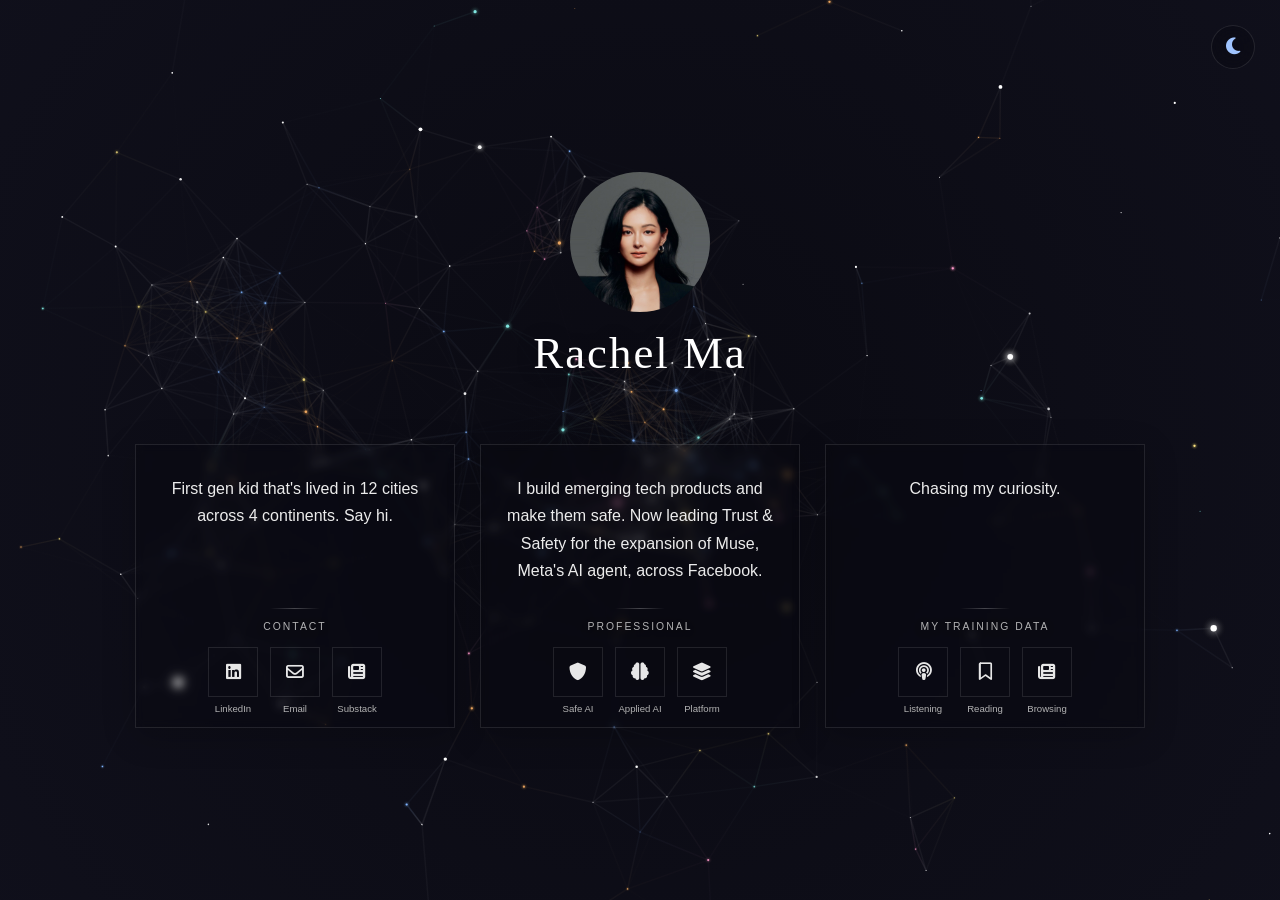
<file: index.html>
<!DOCTYPE html>
<html lang="en">
<head>
    <meta charset="UTF-8">
    <meta name="theme-color" content="#0a0a0a">
    <meta name="viewport" content="width=device-width, initial-scale=1.0">
    <meta name="description" content="Rachel Ma — Product Manager @ Meta building the software platform for next-gen AI devices.">
    <meta property="og:title" content="Rachel Ma | Product Manager @ Meta">
    <meta property="og:description" content="Product Manager @ Meta building the software platform for next-gen AI devices.">
    <meta property="og:type" content="website">
    <meta property="og:image" content="profile.jpg">
    <meta name="twitter:card" content="summary_large_image">
    <meta name="twitter:title" content="Rachel Ma | Product Manager @ Meta">
    <meta name="twitter:description" content="Product Manager @ Meta building the software platform for next-gen AI devices.">
    <meta name="twitter:image" content="profile.jpg">
    <title>Rachel Ma</title>
    <link rel="icon" href="favicon.png" type="image/png">
    <link rel="stylesheet" href="styles.css?v=10">
    <link rel="stylesheet" href="https://cdnjs.cloudflare.com/ajax/libs/font-awesome/6.5.1/css/all.min.css">
</head>
<body>
    <!-- Preloader -->
    <div class="preloader" id="preloader">
        <div class="preloader-content">
            <div class="preloader-spinner"></div>
        </div>
    </div>

    <canvas id="constellation-canvas"></canvas>

    <!-- Theme Toggle -->
    <div class="theme-toggle-container" id="theme-toggle-container">
        <button class="theme-toggle-btn" id="theme-toggle-btn" aria-label="Toggle theme">
            <i class="fas fa-moon theme-icon" id="theme-icon-moon"></i>
            <i class="fa-regular fa-sun theme-icon" id="theme-icon-sun"></i>
        </button>
    </div>

    <main class="main-container">
        <!-- Hero Section - All content in one viewport -->
        <section class="hero-section" aria-label="Introduction">
            <header class="hero-header">
                <figure class="profile-image-container">
                    <img src="profile.svg" alt="Rachel Ma - Profile Photo" class="profile-image" id="profile-pic">
                </figure>
                <h1 class="name">Rachel Ma</h1>
            </header>

            <!-- Three cards in a row -->
            <div class="cards-row">
                <!-- Contact Card -->
                <article class="content-card">
                    <p class="card-description">
                        First gen kid that's lived in 12 cities across 4 continents. Say hi.
                    </p>
                    <div class="card-divider" role="separator"></div>
                    <h2 class="icon-card-label">Contact</h2>
                    <nav class="icon-group" aria-label="Contact links">
                        <a href="https://www.linkedin.com/in/sayrachel/" target="_blank" rel="noopener noreferrer" class="icon-link" data-tooltip="LinkedIn" aria-label="LinkedIn profile">
                            <i class="fab fa-linkedin" aria-hidden="true"></i>
                            <span class="icon-label">LinkedIn</span>
                        </a>
                        <button class="icon-link email-copy" data-tooltip="Copy email" data-email="irachelma@gmail.com" aria-label="Copy email address">
                            <i class="far fa-envelope" aria-hidden="true"></i>
                            <span class="icon-label">Email</span>
                        </button>
                        <a href="https://substack.com/@sayrachel" target="_blank" rel="noopener noreferrer" class="icon-link" data-tooltip="Substack" aria-label="Substack profile">
                            <i class="fas fa-newspaper" aria-hidden="true"></i>
                            <span class="icon-label">Substack</span>
                        </a>
                    </nav>
                </article>

                <!-- Work Card -->
                <article class="content-card">
                    <p class="card-description">
                        I build emerging tech products and make them safe. Now leading Trust &amp; Safety for the expansion of Muse, Meta's AI agent, across Facebook.
                    </p>
                    <div class="card-divider" role="separator"></div>
                    <h2 class="icon-card-label">Professional</h2>
                    <nav class="icon-group" aria-label="Work">
                        <button class="icon-link" data-detail="safe-ai" data-tooltip="Safe AI" aria-label="Safe AI — view detail" data-description="Enabling the safe expansion of Muse across Facebook.">
                            <i class="fas fa-shield" aria-hidden="true"></i>
                            <span class="icon-label">Safe AI</span>
                        </button>
                        <button class="icon-link" data-detail="applied-ai" data-tooltip="Applied AI" aria-label="Applied AI — view detail" data-description="Perception and AI on Meta's devices.||Guided model investment with ML researchers, prototyped live translation, and shipped natural-language voice commands.">
                            <i class="fas fa-brain" aria-hidden="true"></i>
                            <span class="icon-label">Applied AI</span>
                        </button>
                        <button class="icon-link" data-detail="meta-vr-glasses" data-tooltip="Platform" aria-label="Platform — view detail" data-description="The zero-to-one utilities portfolio.||Files to 1M+ MAU, Calendar, Camera and Gallery, and the OS-level copy/paste model adopted across 9 first-party apps.">
                            <i class="fas fa-layer-group" aria-hidden="true"></i>
                            <span class="icon-label">Platform</span>
                        </button>
                    </nav>
                </article>



                <!-- Interests Card -->
                <article class="content-card">
                    <p class="card-description">
                        Chasing my curiosity.
                    </p>
                    <div class="card-divider" role="separator"></div>
                    <h2 class="icon-card-label">My Training Data</h2>
                    <nav class="icon-group" aria-label="Current activities">
                        <a href="https://open.spotify.com/show/4JH4tybY1zX6e5hjCwU6gF?si=e2163b98062c461b" target="_blank" rel="noopener noreferrer" class="icon-link" data-tooltip="Listening" aria-label="Currently listening to podcast" data-description="Dwarkesh Podcast.">
                            <i class="fas fa-podcast" aria-hidden="true"></i>
                            <span class="icon-label">Listening</span>
                        </a>
                        <a href="https://www.goodreads.com/en/book/show/11468377-thinking-fast-and-slow" target="_blank" rel="noopener noreferrer" class="icon-link" data-tooltip="Reading" aria-label="Currently reading on Goodreads" data-description="Thinking, Fast and Slow.">
                            <i class="far fa-bookmark" aria-hidden="true"></i>
                            <span class="icon-label">Reading</span>
                        </a>
                        <a href="https://stratechery.com" target="_blank" rel="noopener noreferrer" class="icon-link" data-tooltip="Browsing" aria-label="Browsing Stratechery" data-description="Stratechery.">
                            <i class="fas fa-newspaper" aria-hidden="true"></i>
                            <span class="icon-label">Browsing</span>
                        </a>
                    </nav>
                </article>
            </div>
        </section>
    </main>

    <!-- Detail Pages -->
    <section class="detail-page" id="detail-applied-ai" aria-label="Applied AI">
        <button class="back-button" data-back aria-label="Back"><i class="fas fa-arrow-left" aria-hidden="true"></i></button>
        <div class="detail-content">
            <h2 class="detail-title">Applied AI</h2>
            <div class="cards-row">
                <article class="content-card detail-card">
                    <a href="https://sayrachel.substack.com/p/building-ocr-for-smart-glasses" target="_blank" rel="noopener noreferrer" class="icon-link" data-tooltip="Read the writeup" aria-label="OCR writeup on Substack">
                        <i class="fas fa-eye" aria-hidden="true"></i>
                        <span class="icon-label">OCR</span>
                    </a>
                    <p class="detail-card-text">Guided model investment for &ldquo;text-in-the-wild&rdquo; on AR glasses, partnering with ML researchers to raise egocentric OCR accuracy from 26% to 39%. Defined target use cases and model gaps (text grouping and ordering, intent disambiguation) to prioritize investments.</p>
                </article>
                <article class="content-card detail-card">
                    <a href="https://www.youtube.com/watch?v=XAs7jnDh5rM" target="_blank" rel="noopener noreferrer" class="icon-link" data-tooltip="Watch the demo" aria-label="Live Translation demo">
                        <i class="fas fa-language" aria-hidden="true"></i>
                        <span class="icon-label">Translate</span>
                    </a>
                    <p class="detail-card-text">Prototyped multimodal Live Translation on AR glasses, turning egocentric OCR and hand disambiguation research into a product experience.</p>
                </article>
                <article class="content-card detail-card">
                    <div class="icon-link" aria-hidden="true">
                        <i class="fas fa-microphone"></i>
                        <span class="icon-label">Voice</span>
                    </div>
                    <p class="detail-card-text">Introduced Meta AI natural-language voice commands across first-party VR apps, defining a new hands-free interaction model for the surface.</p>
                </article>
            </div>
        </div>
    </section>

    <section class="detail-page" id="detail-safe-ai" aria-label="Safe AI">
        <button class="back-button" data-back aria-label="Back"><i class="fas fa-arrow-left" aria-hidden="true"></i></button>
        <div class="detail-content">
            <h2 class="detail-title">Safe AI</h2>
            <div class="cards-row">
                <article class="content-card detail-card">
                    <div class="icon-link" aria-hidden="true">
                        <i class="fas fa-shield"></i>
                        <span class="icon-label">Safe AI</span>
                    </div>
                    <p class="detail-card-text">Enabling the safe expansion of Muse across Facebook.</p>
                </article>
            </div>
        </div>
    </section>

    <section class="detail-page" id="detail-meta-vr-glasses" aria-label="Meta VR Glasses">
        <button class="back-button" data-back aria-label="Back"><i class="fas fa-arrow-left" aria-hidden="true"></i></button>
        <div class="detail-content">
            <h2 class="detail-title">Meta VR Glasses</h2>
            <div class="cards-row">
                <article class="content-card detail-card">
                    <a href="https://www.meta.com/help/quest/1472856609714504/" target="_blank" rel="noopener noreferrer" class="icon-link" data-tooltip="Files on Meta Quest" aria-label="Meta Quest Files">
                        <i class="far fa-folder-open" aria-hidden="true"></i>
                        <span class="icon-label">Files</span>
                    </a>
                    <p class="detail-card-text">Launched the zero-to-one Files platform to 1M+ monthly users: previews, cross-app sharing, and cloud drive access.</p>
                </article>
                <article class="content-card detail-card">
                    <a href="https://www.theverge.com/2024/11/1/24285641/meta-quest-os-update-v71-redesign-train-mode-calendar" target="_blank" rel="noopener noreferrer" class="icon-link" data-tooltip="Covered by The Verge" aria-label="Calendar in The Verge">
                        <i class="far fa-calendar-alt" aria-hidden="true"></i>
                        <span class="icon-label">Calendar</span>
                    </a>
                    <p class="detail-card-text">Built the zero-to-one Calendar platform, a schedule manager with Google Calendar and Outlook integrations and a Zoom partnership.</p>
                </article>
                <article class="content-card detail-card">
                    <div class="icon-link" aria-hidden="true">
                        <i class="fas fa-camera"></i>
                        <span class="icon-label">Capture</span>
                    </div>
                    <p class="detail-card-text">Scaled Camera and Gallery into a capture-to-share content flywheel spanning the family of first-party apps, including Instagram and Threads.</p>
                </article>
                <article class="content-card detail-card">
                    <div class="icon-link" aria-hidden="true">
                        <i class="fas fa-clone"></i>
                        <span class="icon-label">Copy/Paste</span>
                    </div>
                    <p class="detail-card-text">Defined the OS-level copy/paste and drag-and-drop model for cross-app multitasking, and drove adoption across 9 first-party apps.</p>
                </article>
                <article class="content-card detail-card">
                    <a href="https://www.meta.com/help/quest/1472856609714504/" target="_blank" rel="noopener noreferrer" class="icon-link" data-tooltip="Files on Meta Quest" aria-label="Meta Quest Files">
                        <i class="fas fa-code" aria-hidden="true"></i>
                        <span class="icon-label">File Picker</span>
                    </a>
                    <p class="detail-card-text">Opened the Files platform through a File Picker API, adopted across first-party apps and available to third-party developers.</p>
                </article>
                <article class="content-card detail-card">
                    <div class="icon-link" aria-hidden="true">
                        <i class="fab fa-google-drive"></i>
                        <span class="icon-label">Drive</span>
                    </div>
                    <p class="detail-card-text">Negotiated the Google Drive partnership behind cloud drive access in Files, from first conversation through shipped integration and annual review.</p>
                </article>
                <article class="content-card detail-card">
                    <div class="icon-link" aria-hidden="true">
                        <i class="fas fa-plug"></i>
                        <span class="icon-label">Connect</span>
                    </div>
                    <p class="detail-card-text">Aligned orgs to share third-party integrations including Google Drive and Calendar, unlocking access for smart glasses and Meta's AI agent, Muse.</p>
                </article>
            </div>
        </div>
    </section>

    <script src="script.js?v=3"></script>
    <script defer src="https://va.vercel-scripts.com/v1/script.js"></script>
</body>
</html>
</file>
<file: styles.css>
* {
    margin: 0;
    padding: 0;
    box-sizing: border-box;
}

/* Preloader */
.preloader {
    position: fixed;
    top: 0;
    left: 0;
    width: 100%;
    height: 100%;
    background: #0a0a0a;
    z-index: 99999;
    display: flex;
    align-items: center;
    justify-content: center;
    transition: opacity 0.5s ease, visibility 0.5s ease;
}

.preloader.loaded {
    opacity: 0;
    visibility: hidden;
    pointer-events: none;
}

.preloader-content {
    text-align: center;
}

.preloader-spinner {
    width: 40px;
    height: 40px;
    border: 2px solid rgba(255, 255, 255, 0.1);
    border-top-color: rgba(255, 255, 255, 0.6);
    border-radius: 50%;
    animation: spin 0.8s linear infinite;
}

@keyframes spin {
    to {
        transform: rotate(360deg);
    }
}

/* Light mode preloader */
body.light-mode .preloader {
    background: #e8f4fc;
}

body.light-mode .preloader-spinner {
    border-color: rgba(26, 42, 58, 0.1);
    border-top-color: rgba(26, 42, 58, 0.6);
}

:root {
    /* Dark mode (default) */
    --bg-primary: #0a0a0a;
    --bg-secondary: rgba(15, 15, 20, 0.85);
    --text-primary: #ffffff;
    --text-secondary: rgba(255, 255, 255, 0.92);
    --text-muted: rgba(220, 220, 220, 0.8);
    --border-color: rgba(255, 255, 255, 0.1);
    --border-hover: rgba(255, 255, 255, 0.4);
    --icon-color: rgba(255, 255, 255, 0.9);
    --icon-hover: rgba(255, 255, 255, 1);
    --card-bg: rgba(5, 5, 10, 0.18);
    --card-shadow: rgba(0, 0, 0, 0.2);
    --divider-color: rgba(255, 255, 255, 0.25);
    --indicator-border: rgba(255, 255, 255, 0.3);
    --indicator-active: rgba(255, 255, 255, 0.8);
}

body.light-mode {
    /* Light mode */
    --bg-primary: #e8f4fc;
    --bg-secondary: rgba(255, 255, 255, 0.85);
    --text-primary: #1a2a3a;
    --text-secondary: rgba(26, 42, 58, 0.9);
    --text-muted: rgba(26, 42, 58, 0.6);
    --border-color: rgba(26, 42, 58, 0.15);
    --border-hover: rgba(26, 42, 58, 0.35);
    --icon-color: rgba(26, 42, 58, 0.75);
    --icon-hover: rgba(26, 42, 58, 0.95);
    --card-bg: rgba(255, 255, 255, 0.5);
    --card-shadow: rgba(0, 0, 0, 0.1);
    --divider-color: rgba(26, 42, 58, 0.2);
    --indicator-border: rgba(26, 42, 58, 0.3);
    --indicator-active: rgba(26, 42, 58, 0.8);
}

html {
    scroll-behavior: smooth;
    background-color: var(--bg-primary);
}

body {
    font-family: -apple-system, BlinkMacSystemFont, 'Segoe UI', 'Roboto', 'Oxygen', 'Ubuntu', 'Cantarell', sans-serif;
    background-color: var(--bg-primary);
    color: var(--text-primary);
    overflow-x: hidden;
    min-height: 100vh;
    min-height: 100dvh;
    transition: background-color 0.5s ease, color 0.5s ease;
}

/* Theme Toggle */
.theme-toggle-container {
    position: fixed;
    top: 25px;
    right: 25px;
    z-index: 9999;
    pointer-events: auto;
}

.theme-toggle-btn {
    width: 44px;
    height: 44px;
    border-radius: 50%;
    background: var(--card-bg);
    border: 1px solid var(--border-color);
    backdrop-filter: blur(15px);
    -webkit-backdrop-filter: blur(15px);
    cursor: pointer;
    display: flex;
    align-items: center;
    justify-content: center;
    position: relative;
    transition: box-shadow 0.2s ease, opacity 0.2s ease;
}

.theme-toggle-btn:hover {
    box-shadow: 0 4px 12px rgba(0, 0, 0, 0.2);
}

.theme-toggle-btn.transitioning {
    cursor: not-allowed;
    pointer-events: none;
}

.theme-icon {
    position: absolute;
    font-size: 1.2rem;
    pointer-events: none;
}

/* Canvas Background */
#constellation-canvas {
    position: fixed;
    top: 0;
    left: 0;
    right: 0;
    bottom: 0;
    width: 100%;
    height: 100%;
    z-index: 0;
    touch-action: pan-y;
    -webkit-touch-callout: none;
    -webkit-user-select: none;
    user-select: none;
}

/* Main Container - Viewport centered */
.main-container {
    position: relative;
    z-index: 2;
    min-height: 100vh;
    min-height: 100dvh;
    display: flex;
    align-items: center;
    justify-content: center;
    padding: 20px;
}

/* Hero Section - Single viewport layout */
.hero-section {
    display: flex;
    flex-direction: column;
    align-items: center;
    justify-content: center;
    text-align: center;
    width: 100%;
    max-width: 1480px;
}

.hero-header {
    display: flex;
    flex-direction: column;
    align-items: center;
    margin-bottom: 30px;
}

.profile-image-container {
    margin-bottom: 15px;
}

.profile-image {
    width: 120px;
    height: 120px;
    border-radius: 50%;
    object-fit: cover;
    display: block;
    visibility: visible;
    opacity: 1;
}

.name {
    font-size: 2.4rem;
    font-weight: 300;
    letter-spacing: 2px;
    color: var(--text-primary);
    font-family: 'Georgia', 'Times New Roman', serif;
    text-shadow: 0 2px 20px rgba(0, 0, 0, 0.3);
    margin-bottom: 20px;
    transition: color 0.3s ease;
}

/* Contact Section - keeps label above icons */
.contact-section {
    display: flex;
    flex-direction: column;
    align-items: center;
}

/* Contact Label - above contact icons */
.contact-label {
    font-size: 0.65rem;
    font-weight: 300;
    letter-spacing: 2px;
    text-transform: uppercase;
    color: var(--text-muted);
    margin-bottom: 15px;
    text-shadow: 0 2px 8px rgba(0, 0, 0, 0.3);
    transition: color 0.3s ease;
}

/* Contact Icons - Horizontal row under name */
.contact-icons {
    display: flex;
    gap: 15px;
    justify-content: center;
    align-items: center;
}

.contact-icons .icon-link {
    width: 50px;
    height: 50px;
    font-size: 1.1rem;
    background: var(--card-bg);
    backdrop-filter: blur(8px);
    -webkit-backdrop-filter: blur(8px);
    border-color: var(--border-hover);
}

/* Cards Row - 4 cards side by side, equal width */
.cards-row {
    display: flex;
    flex-wrap: wrap;
    gap: 20px;
    justify-content: center;
    align-items: stretch;
    width: 100%;
    max-width: 1480px;
}

/* Content Cards - Fixed width for equal sizing */
.content-card {
    background: var(--card-bg);
    border: 1px solid var(--border-color);
    padding: 25px 20px;
    backdrop-filter: blur(8px);
    -webkit-backdrop-filter: blur(8px);
    box-shadow: 0 8px 32px var(--card-shadow);
    width: 320px;
    flex: 0 0 320px;
    transition: background 0.3s ease, border-color 0.3s ease, box-shadow 0.3s ease;
    display: flex;
    flex-direction: column;
    /* Promote to own GPU composite layer to stabilize backdrop-filter
       blur over the constantly-redrawing star canvas (prevents flicker) */
    transform: translateZ(0);
    -webkit-transform: translateZ(0);
    isolation: isolate;
}

/* Less blur in dark mode so constellations show through */
body:not(.light-mode) .content-card {
    backdrop-filter: blur(4px);
    -webkit-backdrop-filter: blur(4px);
}

.card-description {
    font-size: 0.9rem;
    line-height: 1.7;
    color: var(--text-secondary);
    margin-bottom: 12px;
    font-weight: 300;
    transition: color 0.3s ease;
    flex-grow: 1;
}

.card-subtitle {
    font-size: 0.75rem;
    color: var(--text-secondary);
    opacity: 0.6;
    margin: -8px 0 8px 0;
    font-style: italic;
    font-weight: 300;
    text-align: center;
}

.icon-link.disabled {
    cursor: default;
    opacity: 0.7;
}

.icon-link.disabled:hover {
    transform: none;
    border-color: var(--border-color);
    color: var(--icon-color);
    background: transparent;
    box-shadow: none;
}

.card-divider {
    width: 50px;
    height: 1px;
    background: linear-gradient(90deg, transparent, var(--divider-color), transparent);
    margin: 12px auto;
}

.icon-card-label {
    font-size: 0.65rem;
    font-weight: 300;
    letter-spacing: 2px;
    text-transform: uppercase;
    color: var(--text-muted);
    display: block;
    margin: 0 0 15px 0;
    text-shadow: 0 2px 8px rgba(0, 0, 0, 0.3);
    transition: color 0.3s ease;
}

h2.icon-card-label {
    font-size: 0.65rem;
    font-weight: 300;
}

/* Icon Group */
.icon-group {
    display: flex;
    gap: 12px;
    justify-content: center;
    align-items: center;
    flex-wrap: wrap;
}

.icon-link {
    display: flex;
    flex-direction: column;
    align-items: center;
    justify-content: center;
    width: 50px;
    height: 50px;
    background: transparent;
    border: 1px solid var(--border-color);
    color: var(--icon-color);
    font-size: 1.1rem;
    text-decoration: none;
    cursor: pointer;
    transition: all 0.3s ease;
    position: relative;
}

.icon-label {
    display: block;
    position: absolute;
    bottom: -18px;
    left: 50%;
    transform: translateX(-50%);
    font-size: 0.6rem;
    color: var(--text-muted);
    font-weight: 400;
    white-space: nowrap;
}

.icon-link:hover {
    border-color: var(--border-hover);
    color: var(--icon-hover);
    background: rgba(128, 128, 128, 0.05);
    transform: translateY(-3px);
    box-shadow: 0 8px 25px var(--card-shadow);
}

.icon-link.reset-hover {
    transform: translateY(0) !important;
    border-color: var(--border-color) !important;
    color: var(--icon-color) !important;
    background: transparent !important;
    box-shadow: none !important;
    transition: transform 0.3s ease, color 0.3s ease, border-color 0.3s ease, background 0.3s ease, box-shadow 0.3s ease !important;
    will-change: transform;
}

.contact-icons .icon-link.reset-hover {
    background: var(--card-bg) !important;
    border-color: var(--border-hover) !important;
}

/* Tooltip */
.icon-link::after {
    display: none;
}

/* Email copy feedback */
@keyframes copyFeedback {
    0% { transform: scale(1); }
    50% { transform: scale(1.1); }
    100% { transform: scale(1); }
}

.icon-link.copied {
    animation: copyFeedback 0.3s ease;
    border-color: var(--text-primary);
    color: var(--text-primary);
}

/* Clickable Cards */
.content-card[data-detail] {
    cursor: pointer;
    transition: background 0.3s ease, border-color 0.3s ease, box-shadow 0.3s ease, transform 0.3s ease;
}

.content-card[data-detail]:hover {
    border-color: var(--border-hover);
    transform: translateY(-3px);
    box-shadow: 0 12px 40px var(--card-shadow);
}

/* Detail Pages */
.detail-page {
    display: none;
    position: relative;
    z-index: 2;
    min-height: 100vh;
    min-height: 100dvh;
    padding: 30px 20px;
    opacity: 0;
    transition: opacity 0.3s ease;
}

.detail-page.active {
    display: flex;
    flex-direction: column;
    align-items: center;
    justify-content: center;
}

.detail-page.visible {
    opacity: 1;
}

.back-button {
    position: fixed;
    top: 25px;
    left: 25px;
    z-index: 9999;
    width: 44px;
    height: 44px;
    border-radius: 50%;
    background: var(--card-bg);
    border: 1px solid var(--border-color);
    backdrop-filter: blur(15px);
    -webkit-backdrop-filter: blur(15px);
    color: var(--icon-color);
    font-size: 1.1rem;
    cursor: pointer;
    display: flex;
    align-items: center;
    justify-content: center;
    transition: box-shadow 0.2s ease, border-color 0.3s ease, color 0.3s ease, transform 0.3s ease;
}

.back-button:hover {
    box-shadow: 0 4px 12px rgba(0, 0, 0, 0.2);
    border-color: var(--border-hover);
    color: var(--icon-hover);
    transform: translateX(-2px);
}

.detail-content {
    max-width: 1400px;
    width: 100%;
    display: flex;
    flex-direction: column;
    align-items: center;
    text-align: center;
}

.detail-title {
    font-size: 2rem;
    font-weight: 300;
    letter-spacing: 2px;
    color: var(--text-primary);
    font-family: 'Georgia', 'Times New Roman', serif;
    text-shadow: 0 2px 20px rgba(0, 0, 0, 0.3);
    margin-bottom: 30px;
    transition: color 0.3s ease;
}

.detail-content .cards-row {
    max-width: 1400px;
}

.content-card.detail-card {
    align-items: center;
    text-align: center;
}

.detail-card .icon-link {
    margin-bottom: 20px;
}

.detail-card-text {
    font-size: 0.9rem;
    line-height: 1.7;
    color: var(--text-secondary);
    font-weight: 300;
    transition: color 0.3s ease;
}

/* Hide main when detail is open */
.main-container.hidden {
    display: none;
}

/* ============================================
   TABLET RESPONSIVE STYLES
   ============================================ */

@media (max-width: 1024px) {
    .cards-row {
        gap: 15px;
    }

    .content-card {
        width: 280px;
        padding: 20px 18px;
    }

    .card-description {
        font-size: 0.85rem;
    }
}

/* ============================================
   MOBILE RESPONSIVE STYLES
   ============================================ */

@media (max-width: 900px) {
    .main-container {
        align-items: flex-start;
        padding: 60px 15px 30px;
    }

    .hero-section {
        justify-content: flex-start;
    }

    .hero-header {
        margin-bottom: 25px;
    }

    .theme-toggle-container {
        top: 15px;
        right: 15px;
    }

    .theme-toggle-btn {
        width: 40px;
        height: 40px;
    }

    .theme-icon {
        font-size: 1rem;
    }

    .profile-image {
        width: 100px;
        height: 100px;
    }

    .name {
        font-size: 1.8rem;
        letter-spacing: 1px;
        margin-bottom: 15px;
    }

    .contact-icons {
        gap: 12px;
    }

    .contact-label {
        font-size: 0.6rem;
        letter-spacing: 1.5px;
        margin-bottom: 12px;
    }

    .contact-icons .icon-link {
        width: 44px;
        height: 44px;
        font-size: 1rem;
    }

    .contact-icons .icon-label {
        display: block;
        font-size: 0.5rem;
        margin-top: 2px;
        color: var(--text-muted);
        font-weight: 400;
    }

    /* Stack cards vertically on mobile */
    .cards-row {
        flex-direction: column;
        align-items: center;
        gap: 15px;
    }

    .content-card {
        width: 100%;
        max-width: 400px;
        flex: 0 0 auto;
        padding: 20px;
    }

    .card-description {
        font-size: 0.85rem;
        line-height: 1.6;
        margin-bottom: 10px;
        flex-grow: 0;
        text-wrap: balance;
    }

    .card-divider {
        margin: 10px auto;
    }

    .icon-card-label {
        font-size: 0.6rem;
        letter-spacing: 1.5px;
        margin: 0 0 12px 0;
    }

    .icon-group {
        gap: 10px;
    }

    .icon-link {
        width: 55px;
        height: 55px;
        font-size: 1.1rem;
        overflow: visible;
    }

    .icon-label {
        display: block;
        position: absolute;
        bottom: -14px;
        left: 50%;
        transform: translateX(-50%);
        font-size: 0.5rem;
        color: var(--text-muted);
        font-weight: 400;
        white-space: nowrap;
    }

    /* Detail page mobile */
    .back-button {
        top: 15px;
        left: 15px;
        width: 40px;
        height: 40px;
        font-size: 1rem;
    }

    .detail-content {
        margin-top: 60px;
    }

    .detail-title {
        font-size: 1.6rem;
    }

    .detail-card-text {
        font-size: 0.85rem;
    }
}

@media (max-width: 480px) {
    .main-container {
        padding: 50px 12px 20px;
    }

    .profile-image {
        width: 90px;
        height: 90px;
    }

    .name {
        font-size: 1.6rem;
    }

    .contact-icons .icon-link {
        width: 42px;
        height: 42px;
        font-size: 0.95rem;
    }

    .content-card {
        padding: 18px 15px;
    }

    .card-description {
        font-size: 0.8rem;
    }

    .icon-link {
        width: 50px;
        height: 50px;
        font-size: 1rem;
        overflow: visible;
    }
}

/* Landscape mobile */
@media (max-height: 600px) and (orientation: landscape) {
    .main-container {
        align-items: flex-start;
        padding: 20px;
    }

    .hero-header {
        flex-direction: row;
        gap: 20px;
        margin-bottom: 20px;
    }

    .profile-image-container {
        margin-bottom: 0;
    }

    .profile-image {
        width: 70px;
        height: 70px;
    }

    .name {
        font-size: 1.4rem;
        margin-bottom: 10px;
    }

    .contact-icons .icon-link {
        width: 40px;
        height: 40px;
    }

    .cards-row {
        flex-direction: row;
        flex-wrap: nowrap;
    }

    .content-card {
        width: auto;
        flex: 1;
        min-width: 0;
        padding: 15px;
    }

    .card-description {
        font-size: 0.75rem;
    }

    .icon-link {
        width: 40px;
        height: 40px;
    }
}

/* Very tall screens - extra breathing room */
@media (min-height: 900px) and (min-width: 901px) {
    .hero-header {
        margin-bottom: 40px;
    }

    .profile-image {
        width: 140px;
        height: 140px;
    }

    .name {
        font-size: 2.8rem;
        margin-bottom: 25px;
    }

    .contact-icons .icon-link {
        width: 50px;
        height: 50px;
        font-size: 1.2rem;
    }

    .cards-row {
        gap: 25px;
    }

    .content-card {
        width: 340px;
        padding: 30px 25px;
    }

    .card-description {
        font-size: 1rem;
    }
}
</file>
